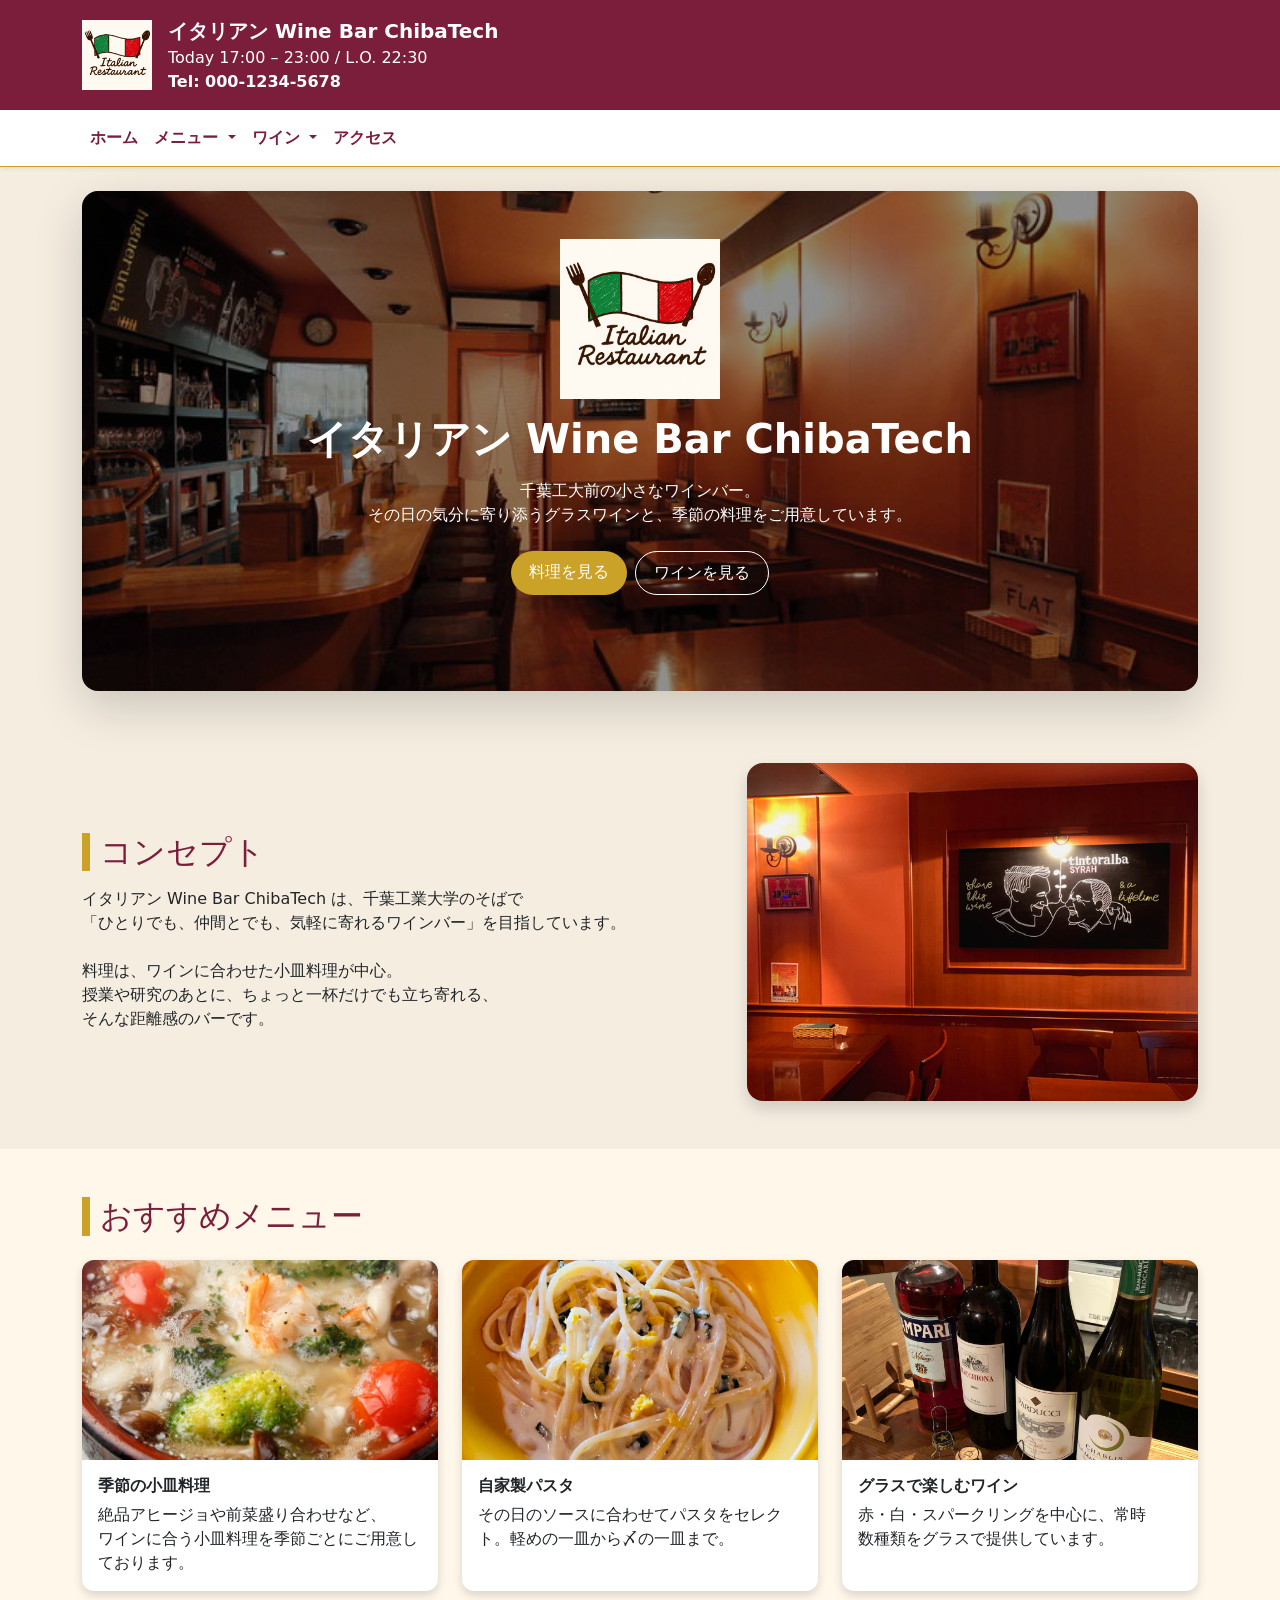
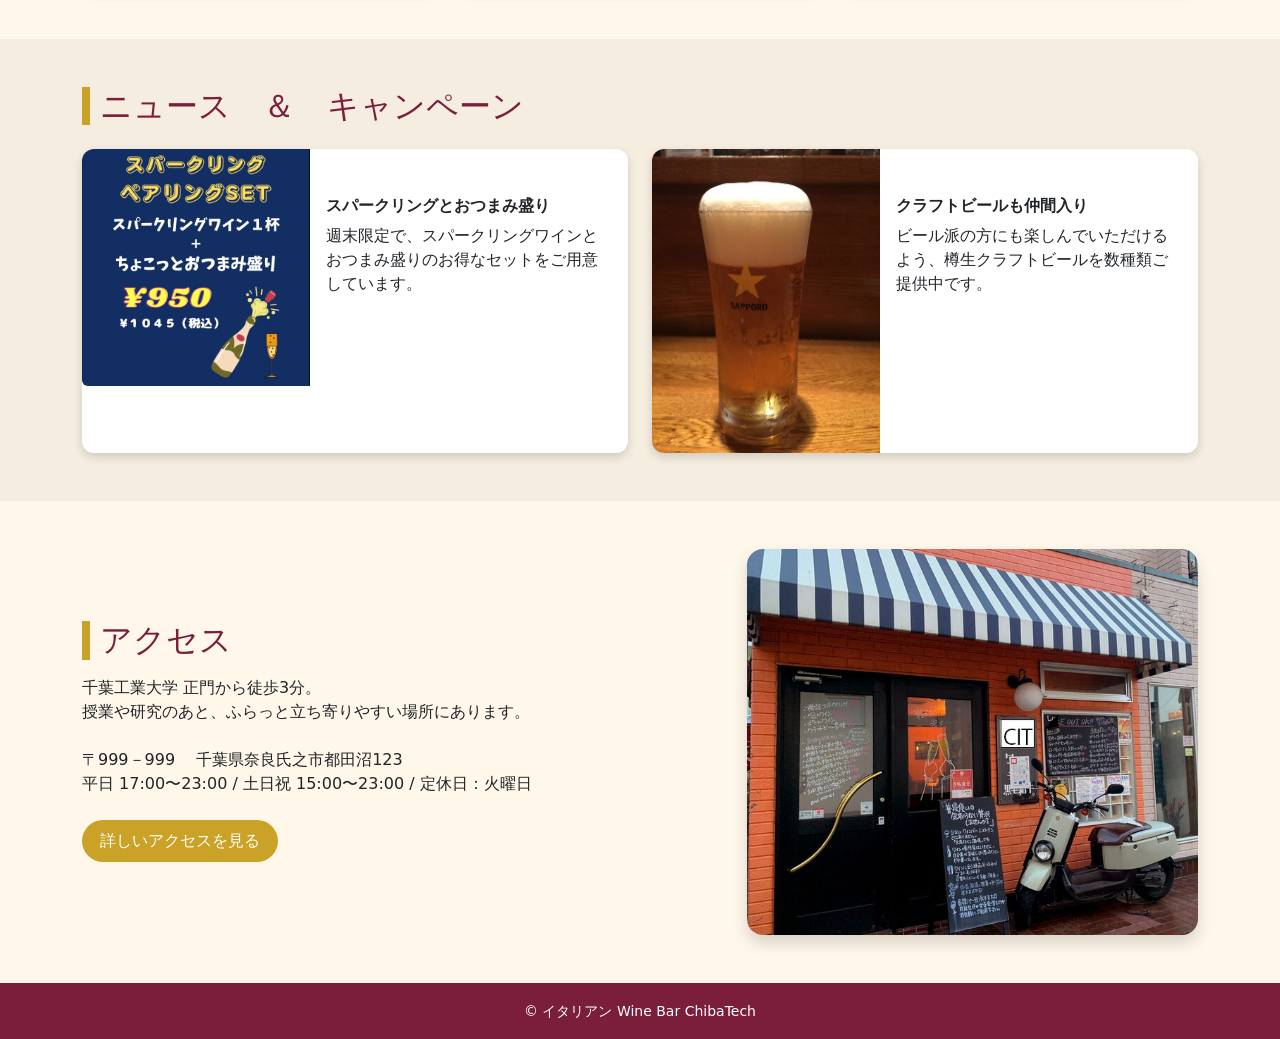
<file: index.html>
<!doctype html>
<html lang="ja">
<head>
  <meta charset="utf-8">
  <meta name="viewport" content="width=device-width, initial-scale=1">
  <title>イタリアン Wine Bar ChibaTech</title>

  <!-- Bootstrap (CSS) -->
  <link href="https://cdn.jsdelivr.net/npm/bootstrap@5.3.3/dist/css/bootstrap.min.css" rel="stylesheet">

  <!-- Your custom CSS (kept minimal) -->
  <link rel="stylesheet" href="assets/style.css">
</head>

<body class="bg-warm">

<!-- ===== Header / Navbar ===== -->
<header class="site-header shadow-sm">
  <div class="container py-3">
    <div class="d-flex align-items-center gap-3">
      <div class="logo-block">
        <img src="images/rogo3.png" alt="Italian Wine Bar ChibaTech ロゴ" height="70">
      </div>
      <div class="header-info text-white">
        <p class="mb-0 fw-bold fs-5">イタリアン Wine Bar ChibaTech</p>
        <p class="mb-0 opacity-90">Today 17:00 – 23:00 / L.O. 22:30</p>
        <p class="mb-0 fw-bold">Tel: 000-1234-5678</p>
      </div>
    </div>
  </div>

  <nav class="navbar navbar-expand-md navbar-light bg-white border-bottom border-gold">
    <div class="container">
      <button class="navbar-toggler" type="button" data-bs-toggle="collapse" data-bs-target="#globalNav"
              aria-controls="globalNav" aria-expanded="false" aria-label="ナビゲーションを切り替え">
        <span class="navbar-toggler-icon"></span>
      </button>

      <div class="collapse navbar-collapse" id="globalNav">
        <ul class="navbar-nav me-auto mb-2 mb-md-0 fw-bold">
          <li class="nav-item">
            <a class="nav-link" href="index.html">ホーム</a>
          </li>

          <li class="nav-item dropdown">
            <a class="nav-link dropdown-toggle" href="menu.html" id="menuDrop" role="button" data-bs-toggle="dropdown" aria-expanded="false">
              メニュー
            </a>
            <ul class="dropdown-menu" aria-labelledby="menuDrop">
              <li><a class="dropdown-item" href="menu.html#antipasto">前菜</a></li>
              <li><a class="dropdown-item" href="menu.html#hotdish">温かい料理</a></li>
              <li><a class="dropdown-item" href="menu.html#pasta">パスタ</a></li>
              <li><a class="dropdown-item" href="menu.html#course">コース</a></li>
            </ul>
          </li>

          <li class="nav-item dropdown">
            <a class="nav-link dropdown-toggle" href="wine.html" id="wineDrop" role="button" data-bs-toggle="dropdown" aria-expanded="false">
              ワイン
            </a>
            <ul class="dropdown-menu" aria-labelledby="wineDrop">
              <li><a class="dropdown-item" href="wine.html#red">Red Wine</a></li>
              <li><a class="dropdown-item" href="wine.html#white">White Wine</a></li>
              <li><a class="dropdown-item" href="wine.html#sparkling">Sparkling</a></li>
            </ul>
          </li>

          <li class="nav-item">
            <a class="nav-link" href="access.html">アクセス</a>
          </li>
        </ul>
      </div>
    </div>
  </nav>
</header>

<main>

  <!-- ===== Hero ===== -->
  <section class="container my-4">
    <div class="hero rounded-4 overflow-hidden shadow-lg position-relative">
      <div class="hero-bg" role="img" aria-label="店内の雰囲気"></div>
      <div class="hero-overlay"></div>

      <div class="hero-content text-center text-white position-relative p-4 p-md-5">
        <img class="hero-top-img mb-3" src="images/rogo3.png" alt="ロゴ" width="160">
        <h1 class="display-6 fw-bold mb-3">イタリアン Wine Bar ChibaTech</h1>
        <p class="mx-auto mb-4" style="max-width: 560px;">
          千葉工大前の小さなワインバー。<br>
          その日の気分に寄り添うグラスワインと、季節の料理をご用意しています。
        </p>

        <div class="d-flex justify-content-center gap-2 flex-wrap">
          <a href="menu.html" class="btn btn-main">料理を見る</a>
          <a href="wine.html" class="btn btn-ghost">ワインを見る</a>
        </div>
      </div>
    </div>
  </section>

  <!-- ===== Concept ===== -->
  <section id="concept" class="py-5">
    <div class="container">
      <div class="row align-items-center g-4">
        <div class="col-md-7">
          <h2 class="section-title mb-3">コンセプト</h2>
          <p class="mb-0">
            イタリアン Wine Bar ChibaTech は、千葉工業大学のそばで<br>
            「ひとりでも、仲間とでも、気軽に寄れるワインバー」を目指しています。<br><br>
            料理は、ワインに合わせた小皿料理が中心。<br>
            授業や研究のあとに、ちょっと一杯だけでも立ち寄れる、<br>
            そんな距離感のバーです。
          </p>
        </div>
        <div class="col-md-5">
          <img class="img-fluid rounded-4 shadow" src="images/内装1.jpg" alt="内装">
        </div>
      </div>
    </div>
  </section>

  <!-- ===== Recommended menu (cards) ===== -->
  <section id="commitment" class="py-5 bg-soft">
    <div class="container">
      <h2 class="section-title mb-4">おすすめメニュー</h2>

      <div class="row g-4">
        <div class="col-lg-4 col-md-6">
          <article class="card card-soft h-100">
            <img src="images/絶品アヒージョ人気メニュ0.jpg" class="card-img-top" alt="アヒージョ">
            <div class="card-body">
              <h3 class="h6 fw-bold">季節の小皿料理</h3>
              <p class="mb-0">
                絶品アヒージョや前菜盛り合わせなど、<br>
                ワインに合う小皿料理を季節ごとにご用意しております。
              </p>
            </div>
          </article>
        </div>

        <div class="col-lg-4 col-md-6">
          <article class="card card-soft h-100">
            <img src="images/こだわり1絶品パスタ.jpg" class="card-img-top" alt="パスタ">
            <div class="card-body">
              <h3 class="h6 fw-bold">自家製パスタ</h3>
              <p class="mb-0">その日のソースに合わせてパスタをセレクト。軽めの一皿から〆の一皿まで。</p>
            </div>
          </article>
        </div>

        <div class="col-lg-4 col-md-6">
          <article class="card card-soft h-100">
            <img src="images/こだわり2または4.jpg" class="card-img-top" alt="ワインボトル">
            <div class="card-body">
              <h3 class="h6 fw-bold">グラスで楽しむワイン</h3>
              <p class="mb-0">
                赤・白・スパークリングを中心に、常時<br>
                数種類をグラスで提供しています。
              </p>
            </div>
          </article>
        </div>
      </div>
    </div>
  </section>

  <!-- ===== News & Campaign ===== -->
  <section id="news" class="py-5">
    <div class="container">
      <h2 class="section-title mb-4">ニュース　＆　キャンペーン</h2>

      <div class="row g-4">
        <div class="col-lg-6">
          <article class="card card-soft h-100">
            <div class="row g-0">
              <div class="col-5">
                <img src="images/こだわり2キャンペーン.jpg" class="img-fit h-100 w-100 rounded-start" alt="ペアリングSET">
              </div>
              <div class="col-7">
                <div class="card-body">
                  <span class="badge bg-brand mb-2">キャンペーン</span>
                  <h3 class="h6 fw-bold">スパークリングとおつまみ盛り</h3>
                  <p class="mb-0">
                    週末限定で、スパークリングワインと<br>
                    おつまみ盛りのお得なセットをご用意しています。
                  </p>
                </div>
              </div>
            </div>
          </article>
        </div>

        <div class="col-lg-6">
          <article class="card card-soft h-100">
            <div class="row g-0">
              <div class="col-5">
                <img src="images/クラフトビール.jpg" class="img-fit h-100 w-100 rounded-start" alt="クラフトビール">
              </div>
              <div class="col-7">
                <div class="card-body">
                  <span class="badge bg-brand mb-2">ニュース</span>
                  <h3 class="h6 fw-bold">クラフトビールも仲間入り</h3>
                  <p class="mb-0">ビール派の方にも楽しんでいただけるよう、樽生クラフトビールを数種類ご提供中です。</p>
                </div>
              </div>
            </div>
          </article>
        </div>
      </div>
    </div>
  </section>

  <!-- ===== Access digest ===== -->
  <section class="py-5 bg-soft">
    <div class="container">
      <div class="row align-items-center g-4">
        <div class="col-md-7">
          <h2 class="section-title mb-3">アクセス</h2>
          <p class="mb-4">
            千葉工業大学 正門から徒歩3分。<br>
            授業や研究のあと、ふらっと立ち寄りやすい場所にあります。<br><br>
            〒999－999　 千葉県奈良氏之市都田沼123<br>
            平日 17:00〜23:00 / 土日祝 15:00〜23:00 / 定休日：火曜日
          </p>
          <a href="access.html" class="btn btn-main">詳しいアクセスを見る</a>
        </div>
        <div class="col-md-5">
          <img class="img-fluid rounded-4 shadow" src="images/外観.jpg" alt="外観">
        </div>
      </div>
    </div>
  </section>

</main>

<footer class="site-footer py-3">
  <div class="container text-center text-white">
    <small>© イタリアン Wine Bar ChibaTech</small>
  </div>
</footer>

<!-- Bootstrap (JS) ※ dropdown を動かすため必須 -->
<script src="https://cdn.jsdelivr.net/npm/bootstrap@5.3.3/dist/js/bootstrap.bundle.min.js"></script>
</body>
</html>
</file>
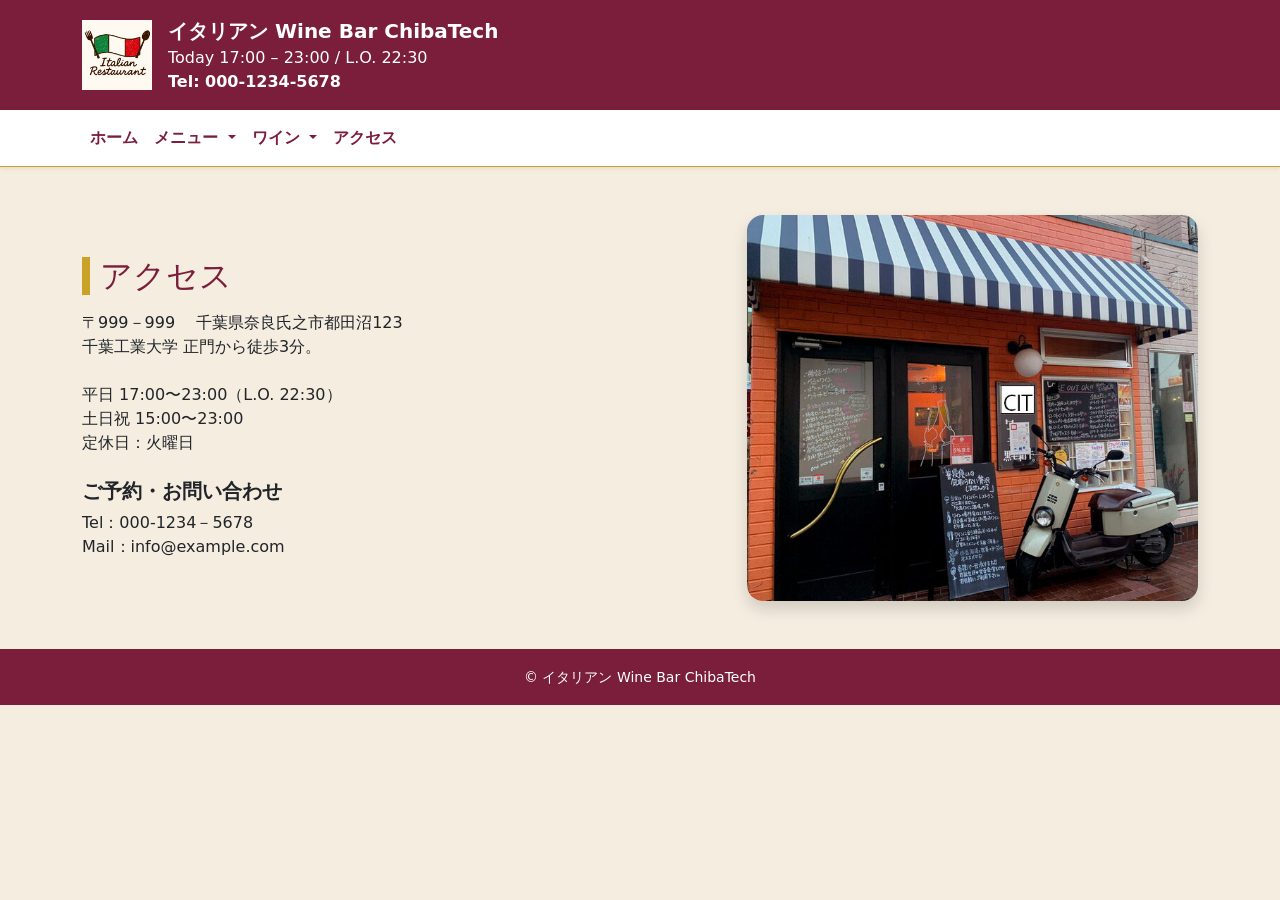
<file: access.html>
<!doctype html>
<html lang="ja">
<head>
  <meta charset="utf-8">
  <meta name="viewport" content="width=device-width, initial-scale=1">
  <title>Access｜イタリアン Wine Bar ChibaTech</title>

  <!-- Bootstrap (CSS) -->
  <link href="https://cdn.jsdelivr.net/npm/bootstrap@5.3.3/dist/css/bootstrap.min.css" rel="stylesheet">

  <!-- Your custom CSS (kept minimal) -->
  <link rel="stylesheet" href="assets/style.css">
</head>

<body class="bg-warm">

<header class="site-header shadow-sm">
  <div class="container py-3">
    <div class="d-flex align-items-center gap-3">
      <div class="logo-block">
        <img src="images/rogo3.png" alt="イタリアン Wine Bar ChibaTech ロゴ" height="70">
      </div>
      <div class="header-info text-white">
        <p class="mb-0 fw-bold fs-5">イタリアン Wine Bar ChibaTech</p>
        <p class="mb-0 opacity-90">Today 17:00 – 23:00 / L.O. 22:30</p>
        <p class="mb-0 fw-bold">Tel: 000-1234-5678</p>
      </div>
    </div>
  </div>

  <nav class="navbar navbar-expand-md navbar-light bg-white border-bottom border-gold">
    <div class="container">
      <button class="navbar-toggler" type="button" data-bs-toggle="collapse" data-bs-target="#globalNav"
              aria-controls="globalNav" aria-expanded="false" aria-label="ナビゲーションを切り替え">
        <span class="navbar-toggler-icon"></span>
      </button>

      <div class="collapse navbar-collapse" id="globalNav">
        <ul class="navbar-nav me-auto mb-2 mb-md-0 fw-bold">
          <li class="nav-item"><a class="nav-link" href="index.html">ホーム</a></li>

          <li class="nav-item dropdown">
            <a class="nav-link dropdown-toggle" href="menu.html" id="menuDrop" role="button" data-bs-toggle="dropdown" aria-expanded="false">
              メニュー
            </a>
            <ul class="dropdown-menu" aria-labelledby="menuDrop">
              <li><a class="dropdown-item" href="menu.html#antipasto">前菜</a></li>
              <li><a class="dropdown-item" href="menu.html#hotdish">温かい料理</a></li>
              <li><a class="dropdown-item" href="menu.html#pasta">パスタ</a></li>
              <li><a class="dropdown-item" href="menu.html#course">コース</a></li>
            </ul>
          </li>

          <li class="nav-item dropdown">
            <a class="nav-link dropdown-toggle" href="wine.html" id="wineDrop" role="button" data-bs-toggle="dropdown" aria-expanded="false">
              ワイン
            </a>
            <ul class="dropdown-menu" aria-labelledby="wineDrop">
              <li><a class="dropdown-item" href="wine.html#red">Red Wine</a></li>
              <li><a class="dropdown-item" href="wine.html#white">White Wine</a></li>
              <li><a class="dropdown-item" href="wine.html#sparkling">Sparkling</a></li>
            </ul>
          </li>

          <li class="nav-item"><a class="nav-link active" href="access.html">アクセス</a></li>
        </ul>
      </div>
    </div>
  </nav>
</header>

<main class="py-5">
  <section class="container">
    <div class="row align-items-center g-4">
      <div class="col-md-7">
        <h2 class="section-title mb-3">アクセス</h2>
        <p class="mb-4">
          〒999－999　 千葉県奈良氏之市都田沼123<br>
          千葉工業大学 正門から徒歩3分。<br><br>
          平日 17:00〜23:00（L.O. 22:30）<br>
          土日祝 15:00〜23:00<br>
          定休日：火曜日
        </p>

        <h3 class="h5 fw-bold mb-2">ご予約・お問い合わせ</h3>
        <p class="mb-0">
          Tel：000-1234－5678<br>
          Mail：info@example.com
        </p>
      </div>

      <div class="col-md-5">
        <img class="img-fluid rounded-4 shadow" src="images/外観.jpg" alt="外観">
      </div>
    </div>
  </section>
</main>

<footer class="site-footer py-3">
  <div class="container text-center text-white">
    <small>© イタリアン Wine Bar ChibaTech</small>
  </div>
</footer>

<script src="https://cdn.jsdelivr.net/npm/bootstrap@5.3.3/dist/js/bootstrap.bundle.min.js"></script>
</body>
</html>
</file>
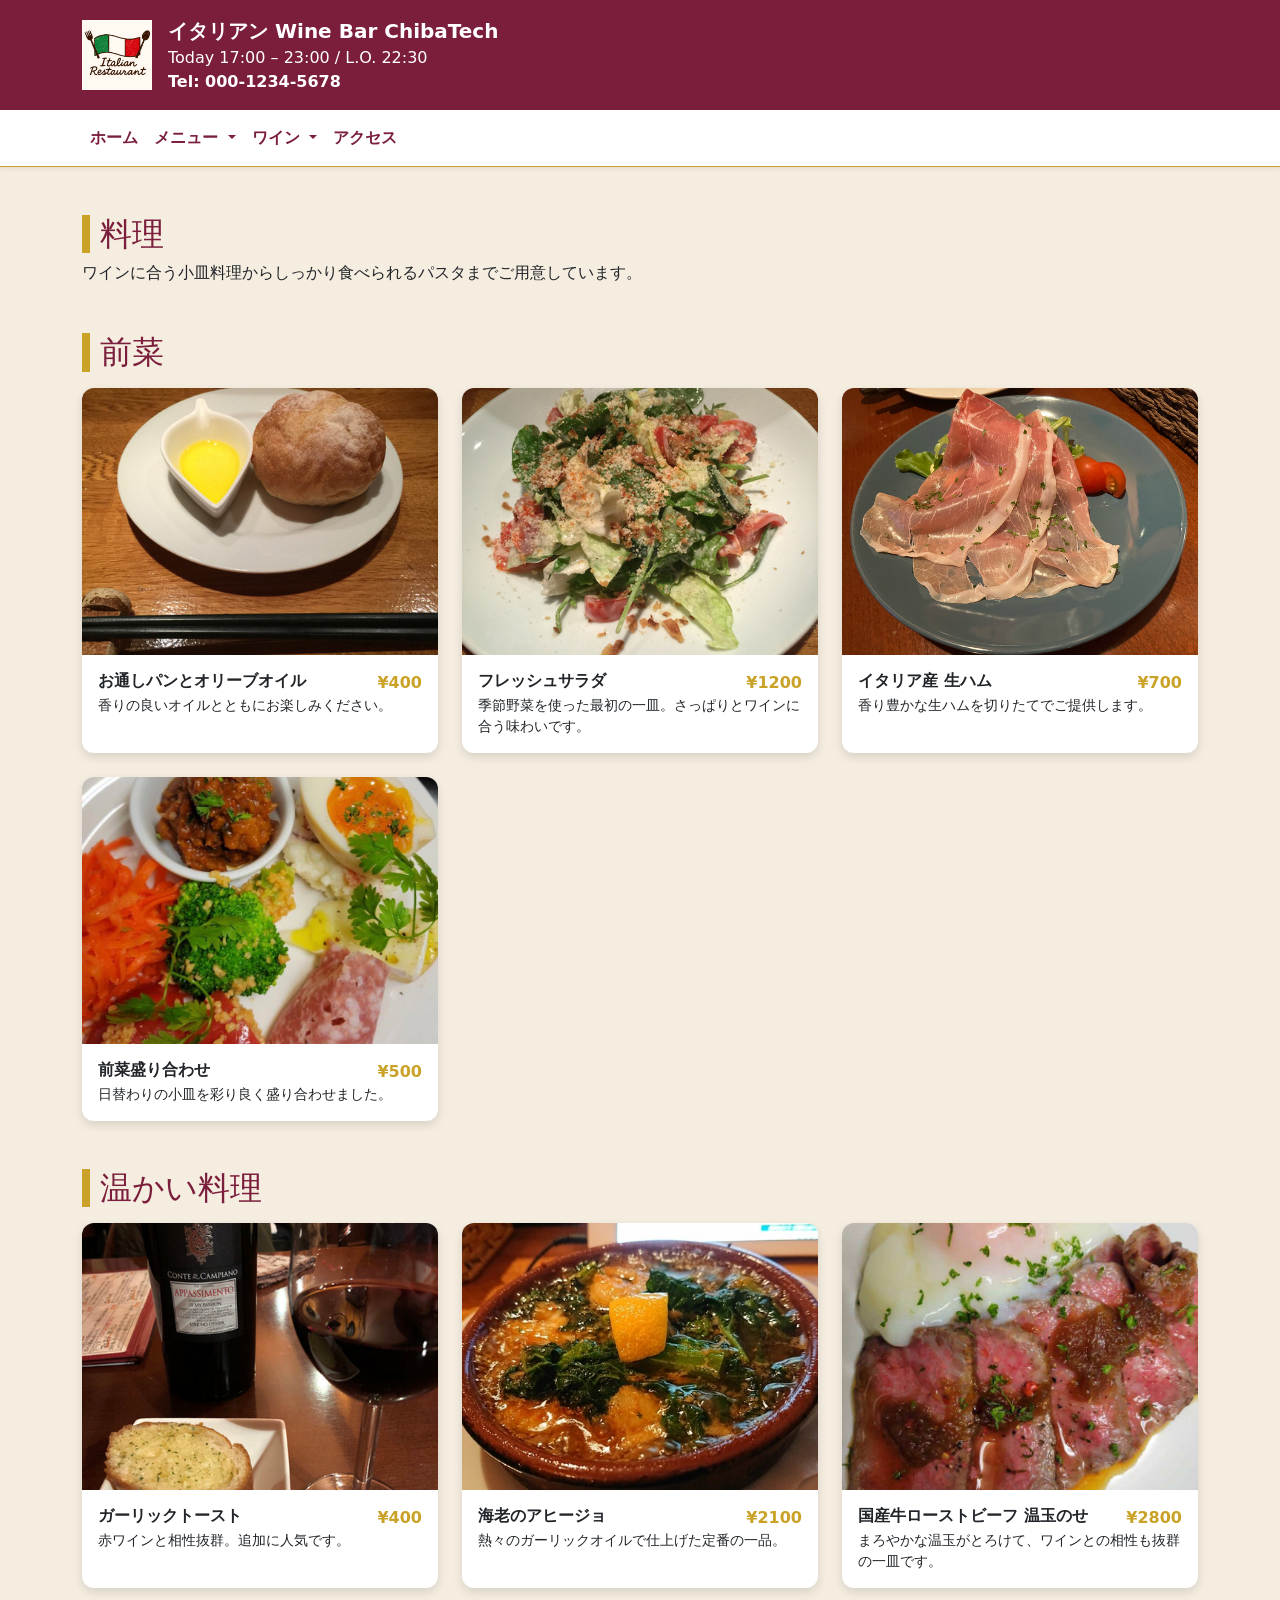
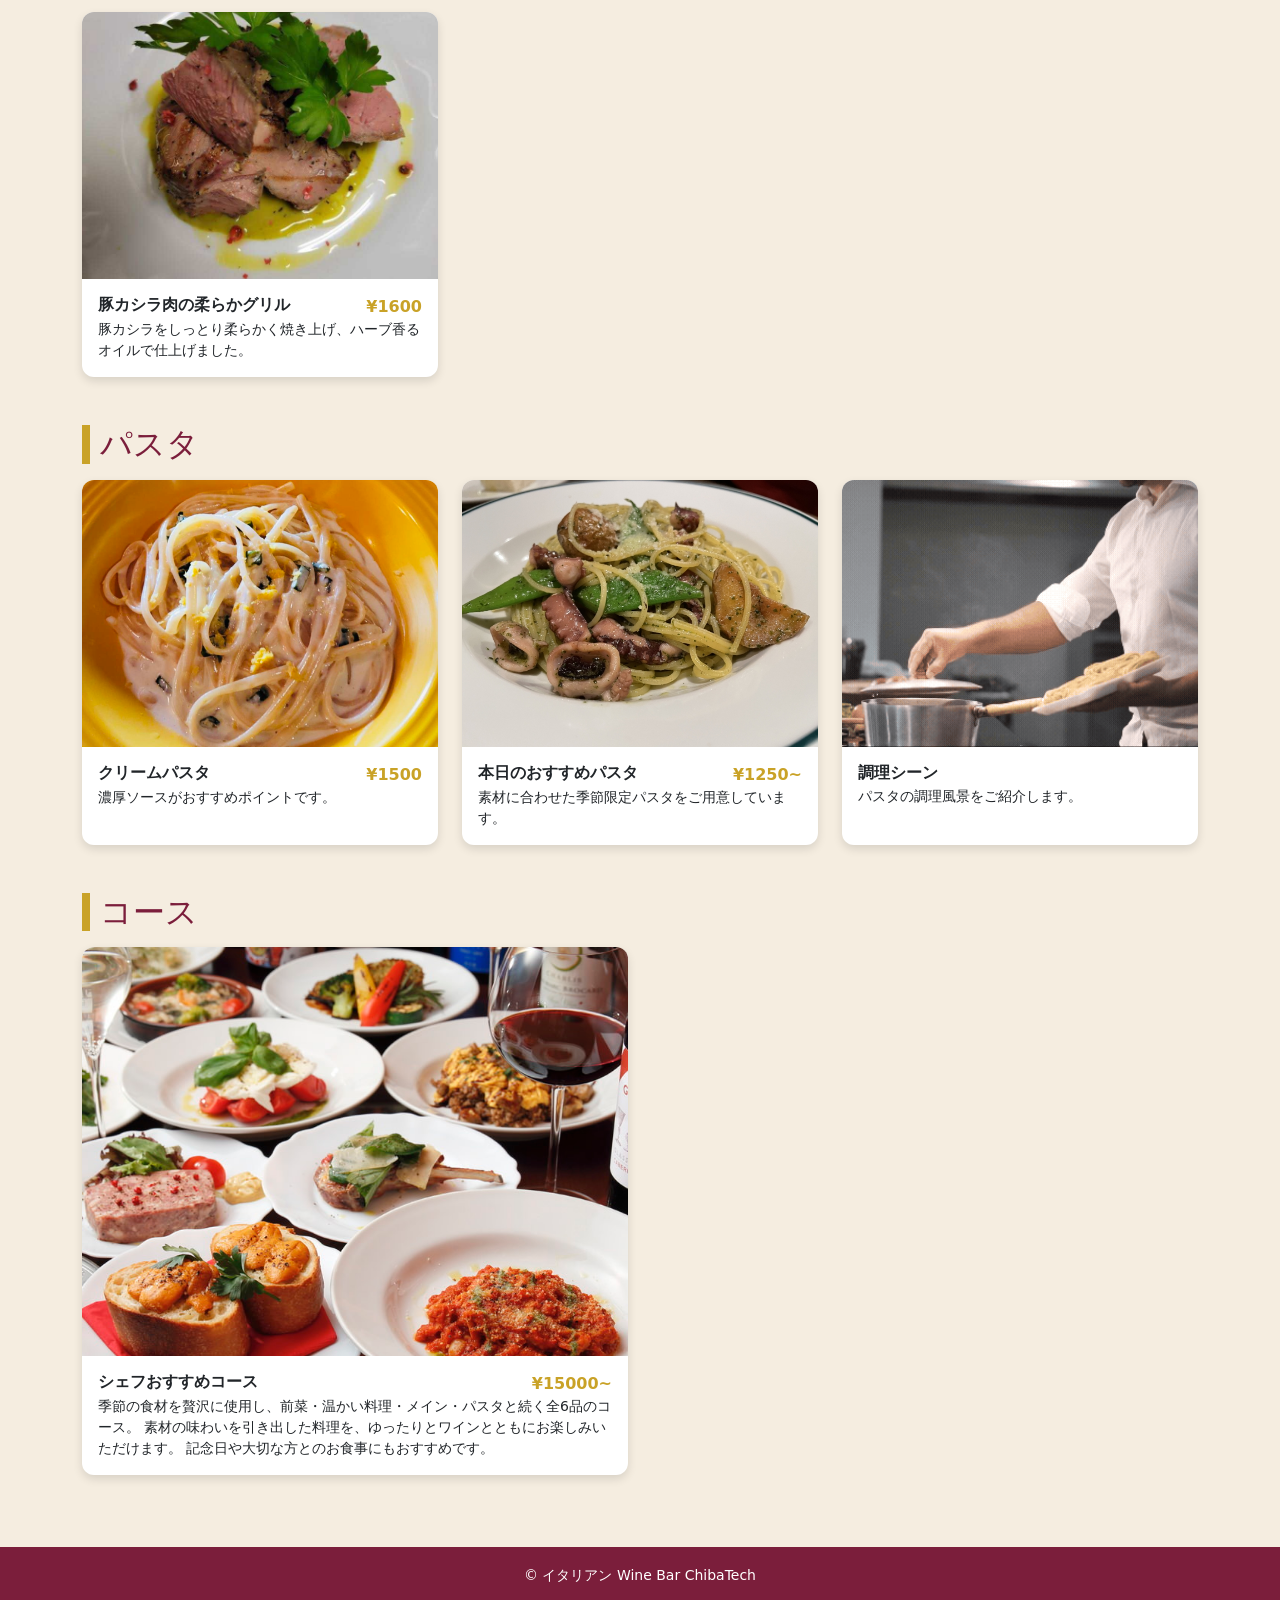
<file: menu.html>
<!doctype html>
<html lang="ja">
<head>
  <meta charset="utf-8">
  <meta name="viewport" content="width=device-width, initial-scale=1">
  <title>Menu｜イタリアン Wine Bar ChibaTech</title>

  <!-- Bootstrap (CSS) -->
  <link href="https://cdn.jsdelivr.net/npm/bootstrap@5.3.3/dist/css/bootstrap.min.css" rel="stylesheet">

  <!-- Your custom CSS (kept minimal) -->
  <link rel="stylesheet" href="assets/style.css">
</head>

<body class="bg-warm">

<header class="site-header shadow-sm">
  <div class="container py-3">
    <div class="d-flex align-items-center gap-3">
      <div class="logo-block">
        <img src="images/rogo3.png" alt="イタリアン Wine Bar ChibaTech ロゴ" height="70">
      </div>
      <div class="header-info text-white">
        <p class="mb-0 fw-bold fs-5">イタリアン Wine Bar ChibaTech</p>
        <p class="mb-0 opacity-90">Today 17:00 – 23:00 / L.O. 22:30</p>
        <p class="mb-0 fw-bold">Tel: 000-1234-5678</p>
      </div>
    </div>
  </div>

  <nav class="navbar navbar-expand-md navbar-light bg-white border-bottom border-gold">
    <div class="container">
      <button class="navbar-toggler" type="button" data-bs-toggle="collapse" data-bs-target="#globalNav"
              aria-controls="globalNav" aria-expanded="false" aria-label="ナビゲーションを切り替え">
        <span class="navbar-toggler-icon"></span>
      </button>

      <div class="collapse navbar-collapse" id="globalNav">
        <ul class="navbar-nav me-auto mb-2 mb-md-0 fw-bold">
          <li class="nav-item"><a class="nav-link" href="index.html">ホーム</a></li>

          <li class="nav-item dropdown">
            <a class="nav-link dropdown-toggle active" href="menu.html" id="menuDrop" role="button" data-bs-toggle="dropdown" aria-expanded="false">
              メニュー
            </a>
            <ul class="dropdown-menu" aria-labelledby="menuDrop">
              <li><a class="dropdown-item" href="#antipasto">前菜</a></li>
              <li><a class="dropdown-item" href="#hotdish">温かい料理</a></li>
              <li><a class="dropdown-item" href="#pasta">パスタ</a></li>
              <li><a class="dropdown-item" href="#course">コース</a></li>
            </ul>
          </li>

          <li class="nav-item dropdown">
            <a class="nav-link dropdown-toggle" href="wine.html" id="wineDrop" role="button" data-bs-toggle="dropdown" aria-expanded="false">
              ワイン
            </a>
            <ul class="dropdown-menu" aria-labelledby="wineDrop">
              <li><a class="dropdown-item" href="wine.html#red">Red Wine</a></li>
              <li><a class="dropdown-item" href="wine.html#white">White Wine</a></li>
              <li><a class="dropdown-item" href="wine.html#sparkling">Sparkling</a></li>
            </ul>
          </li>

          <li class="nav-item"><a class="nav-link" href="access.html">アクセス</a></li>
        </ul>
      </div>
    </div>
  </nav>
</header>

<main class="py-5">
  <section class="container mb-4">
    <h2 class="section-title mb-2">料理</h2>
    <p class="mb-0">ワインに合う小皿料理からしっかり食べられるパスタまでご用意しています。</p>
  </section>

  <!-- Antipasto -->
  <section class="container py-4">
    <h2 id="antipasto" class="section-title mb-3">前菜</h2>

    <div class="row g-4">
      <div class="col-lg-4 col-md-6">
        <div class="menu-card h-100">
          <img src="images/お通しのパンとオリーブオイル.jpg" alt="お通し" class="menu-img">
          <div class="p-3">
            <div class="d-flex justify-content-between align-items-start gap-2">
              <h4 class="h6 fw-bold mb-1">お通しパンとオリーブオイル</h4>
              <span class="price fw-bold">¥400</span>
            </div>
            <p class="mb-0 small">香りの良いオイルとともにお楽しみください。</p>
          </div>
        </div>
      </div>

      <div class="col-lg-4 col-md-6">
        <div class="menu-card h-100">
          <img src="images/フレッシュなサラダ.jpg" alt="サラダ" class="menu-img">
          <div class="p-3">
            <div class="d-flex justify-content-between align-items-start gap-2">
              <h4 class="h6 fw-bold mb-1">フレッシュサラダ</h4>
              <span class="price fw-bold">¥1200</span>
            </div>
            <p class="mb-0 small">季節野菜を使った最初の一皿。さっぱりとワインに合う味わいです。</p>
          </div>
        </div>
      </div>

      <div class="col-lg-4 col-md-6">
        <div class="menu-card h-100">
          <img src="images/生ハム.jpg" alt="生ハム" class="menu-img">
          <div class="p-3">
            <div class="d-flex justify-content-between align-items-start gap-2">
              <h4 class="h6 fw-bold mb-1">イタリア産 生ハム</h4>
              <span class="price fw-bold">¥700</span>
            </div>
            <p class="mb-0 small">香り豊かな生ハムを切りたてでご提供します。</p>
          </div>
        </div>
      </div>

      <div class="col-lg-4 col-md-6">
        <div class="menu-card h-100">
          <img src="images/こだわり1.jpg" alt="前菜盛り合わせ" class="menu-img">
          <div class="p-3">
            <div class="d-flex justify-content-between align-items-start gap-2">
              <h4 class="h6 fw-bold mb-1">前菜盛り合わせ</h4>
              <span class="price fw-bold">¥500</span>
            </div>
            <p class="mb-0 small">日替わりの小皿を彩り良く盛り合わせました。</p>
          </div>
        </div>
      </div>
    </div>
  </section>

  <!-- Hot Dish -->
  <section class="container py-4">
    <h2 id="hotdish" class="section-title mb-3">温かい料理</h2>

    <div class="row g-4">
      <div class="col-lg-4 col-md-6">
        <div class="menu-card h-100">
          <img src="images/ガーリックトーストとワイン.jpg" alt="ガーリックトースト" class="menu-img">
          <div class="p-3">
            <div class="d-flex justify-content-between align-items-start gap-2">
              <h4 class="h6 fw-bold mb-1">ガーリックトースト</h4>
              <span class="price fw-bold">¥400</span>
            </div>
            <p class="mb-0 small">赤ワインと相性抜群。追加に人気です。</p>
          </div>
        </div>
      </div>

      <div class="col-lg-4 col-md-6">
        <div class="menu-card h-100">
          <img src="images/アヒージョ.jpg" alt="アヒージョ" class="menu-img">
          <div class="p-3">
            <div class="d-flex justify-content-between align-items-start gap-2">
              <h4 class="h6 fw-bold mb-1">海老のアヒージョ</h4>
              <span class="price fw-bold">¥2100</span>
            </div>
            <p class="mb-0 small">熱々のガーリックオイルで仕上げた定番の一品。</p>
          </div>
        </div>
      </div>

      <div class="col-lg-4 col-md-6">
        <div class="menu-card h-100">
          <img src="images/国産牛ローストビーフオニオンソース.jpg" alt="ローストビーフ" class="menu-img">
          <div class="p-3">
            <div class="d-flex justify-content-between align-items-start gap-2">
              <h4 class="h6 fw-bold mb-1">国産牛ローストビーフ 温玉のせ</h4>
              <span class="price fw-bold">¥2800</span>
            </div>
            <p class="mb-0 small">まろやかな温玉がとろけて、ワインとの相性も抜群の一皿です。</p>
          </div>
        </div>
      </div>

      <div class="col-lg-4 col-md-6">
        <div class="menu-card h-100">
          <img src="images/豚カシラ肉の柔らかグリル.jpg" alt="豚カシラ肉" class="menu-img">
          <div class="p-3">
            <div class="d-flex justify-content-between align-items-start gap-2">
              <h4 class="h6 fw-bold mb-1">豚カシラ肉の柔らかグリル</h4>
              <span class="price fw-bold">¥1600</span>
            </div>
            <p class="mb-0 small">豚カシラをしっとり柔らかく焼き上げ、ハーブ香るオイルで仕上げました。</p>
          </div>
        </div>
      </div>
    </div>
  </section>

  <!-- Pasta -->
  <section class="container py-4">
    <h2 id="pasta" class="section-title mb-3">パスタ</h2>

    <div class="row g-4">
      <div class="col-lg-4 col-md-6">
        <div class="menu-card h-100">
          <img src="images/こだわり1絶品パスタ.jpg" alt="パスタ" class="menu-img">
          <div class="p-3">
            <div class="d-flex justify-content-between align-items-start gap-2">
              <h4 class="h6 fw-bold mb-1">クリームパスタ</h4>
              <span class="price fw-bold">¥1500</span>
            </div>
            <p class="mb-0 small">濃厚ソースがおすすめポイントです。</p>
          </div>
        </div>
      </div>

      <div class="col-lg-4 col-md-6">
        <div class="menu-card h-100">
          <img src="images/33730381_s.jpg" alt="パスタ2" class="menu-img">
          <div class="p-3">
            <div class="d-flex justify-content-between align-items-start gap-2">
              <h4 class="h6 fw-bold mb-1">本日のおすすめパスタ</h4>
              <span class="price fw-bold">¥1250~</span>
            </div>
            <p class="mb-0 small">素材に合わせた季節限定パスタをご用意しています。</p>
          </div>
        </div>
      </div>

      <div class="col-lg-4 col-md-6">
        <div class="menu-card h-100">
          <!-- ファイル名が日本語のままならこのまま。もし pasta.gif に変えたなら src を差し替え -->
          <img src="images/パスタ.gif" alt="パスタの調理GIF" class="menu-img">
          <div class="p-3">
            <div class="d-flex justify-content-between align-items-start gap-2">
              <h4 class="h6 fw-bold mb-1">調理シーン</h4>
              <span class="price fw-bold"></span>
            </div>
            <p class="mb-0 small">パスタの調理風景をご紹介します。</p>
          </div>
        </div>
      </div>

    </div>
  </section>

  <!-- Course -->
  <section class="container py-4">
    <h2 id="course" class="section-title mb-3">コース</h2>

    <div class="row g-4">
      <div class="col-lg-6">
        <div class="menu-card h-100">
          <img src="images/こだわり3コース料理.jpg" alt="コース" class="menu-img">
          <div class="p-3">
            <div class="d-flex justify-content-between align-items-start gap-2">
              <h4 class="h6 fw-bold mb-1">シェフおすすめコース</h4>
              <span class="price fw-bold">¥15000~</span>
            </div>
            <p class="mb-0 small">
              季節の食材を贅沢に使用し、前菜・温かい料理・メイン・パスタと続く全6品のコース。
              素材の味わいを引き出した料理を、ゆったりとワインとともにお楽しみいただけます。
              記念日や大切な方とのお食事にもおすすめです。
            </p>
          </div>
        </div>
      </div>
    </div>
  </section>
</main>

<footer class="site-footer py-3">
  <div class="container text-center text-white">
    <small>© イタリアン Wine Bar ChibaTech</small>
  </div>
</footer>

<script src="https://cdn.jsdelivr.net/npm/bootstrap@5.3.3/dist/js/bootstrap.bundle.min.js"></script>
</body>
</html>
</file>
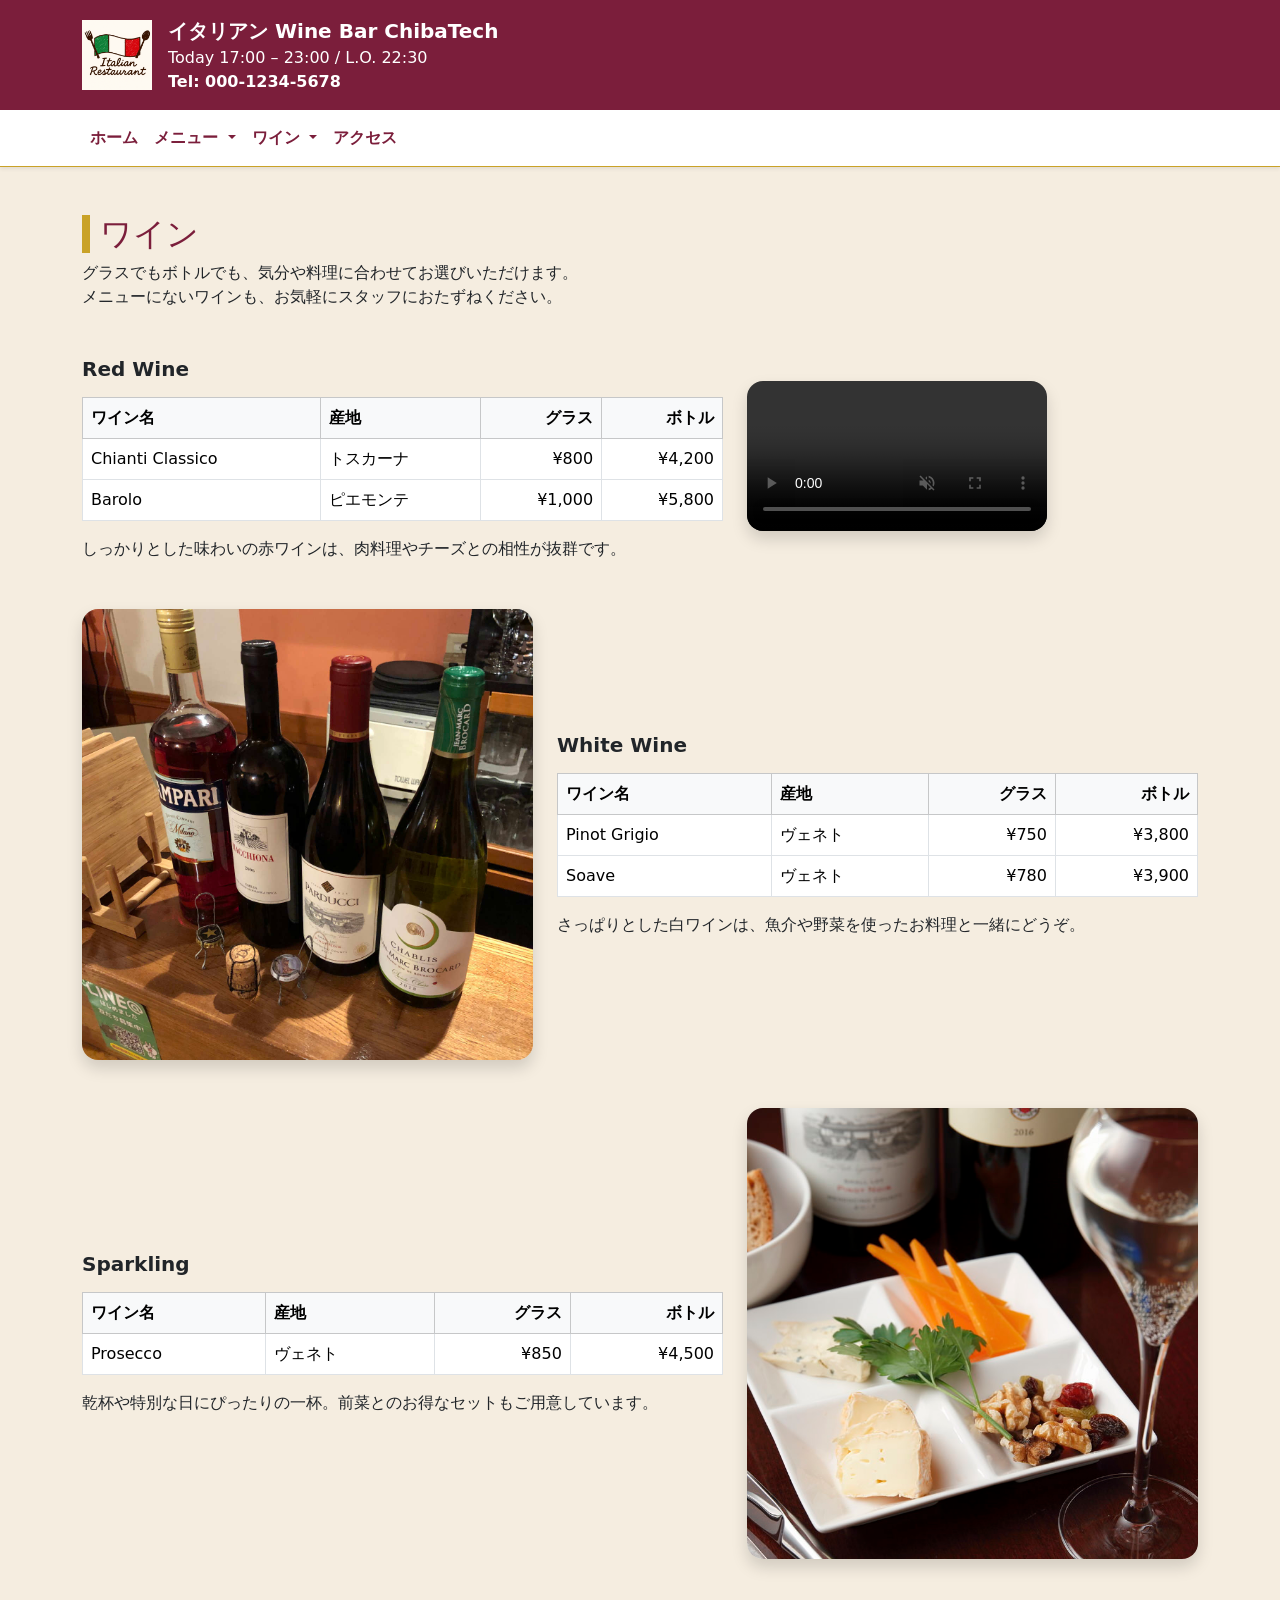
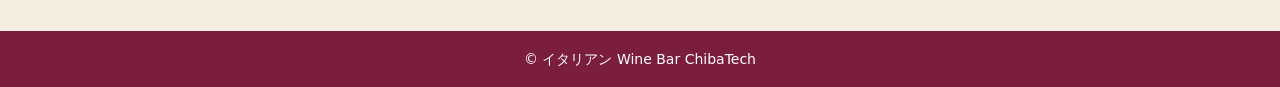
<file: wine.html>
<!doctype html>
<html lang="ja">
<head>
  <meta charset="utf-8">
  <meta name="viewport" content="width=device-width, initial-scale=1">
  <title>Wine List｜イタリアン Wine Bar ChibaTech</title>

  <!-- Bootstrap (CSS) -->
  <link href="https://cdn.jsdelivr.net/npm/bootstrap@5.3.3/dist/css/bootstrap.min.css" rel="stylesheet">

  <!-- Custom CSS -->
  <link rel="stylesheet" href="assets/style.css">
</head>

<body class="bg-warm">

<!-- ===== Header ===== -->
<header class="site-header shadow-sm">
  <div class="container py-3">
    <div class="d-flex align-items-center gap-3">
      <div class="logo-block">
        <img src="images/rogo3.png" alt="イタリアン Wine Bar ChibaTech ロゴ" height="70">
      </div>
      <div class="header-info text-white">
        <p class="mb-0 fw-bold fs-5">イタリアン Wine Bar ChibaTech</p>
        <p class="mb-0 opacity-90">Today 17:00 – 23:00 / L.O. 22:30</p>
        <p class="mb-0 fw-bold">Tel: 000-1234-5678</p>
      </div>
    </div>
  </div>

  <!-- Navigation -->
  <nav class="navbar navbar-expand-md navbar-light bg-white border-bottom border-gold">
    <div class="container">
      <button class="navbar-toggler" type="button" data-bs-toggle="collapse"
              data-bs-target="#globalNav" aria-controls="globalNav"
              aria-expanded="false" aria-label="ナビゲーションを切り替え">
        <span class="navbar-toggler-icon"></span>
      </button>

      <div class="collapse navbar-collapse" id="globalNav">
        <ul class="navbar-nav me-auto mb-2 mb-md-0 fw-bold">
          <li class="nav-item"><a class="nav-link" href="index.html">ホーム</a></li>

          <li class="nav-item dropdown">
            <a class="nav-link dropdown-toggle" href="menu.html" id="menuDrop"
               role="button" data-bs-toggle="dropdown" aria-expanded="false">
              メニュー
            </a>
            <ul class="dropdown-menu">
              <li><a class="dropdown-item" href="menu.html#antipasto">前菜</a></li>
              <li><a class="dropdown-item" href="menu.html#hotdish">温かい料理</a></li>
              <li><a class="dropdown-item" href="menu.html#pasta">パスタ</a></li>
              <li><a class="dropdown-item" href="menu.html#course">コース</a></li>
            </ul>
          </li>

          <li class="nav-item dropdown">
            <a class="nav-link dropdown-toggle active" href="wine.html" id="wineDrop"
               role="button" data-bs-toggle="dropdown" aria-expanded="false">
              ワイン
            </a>
            <ul class="dropdown-menu">
              <li><a class="dropdown-item" href="#red">Red Wine</a></li>
              <li><a class="dropdown-item" href="#white">White Wine</a></li>
              <li><a class="dropdown-item" href="#sparkling">Sparkling</a></li>
            </ul>
          </li>

          <li class="nav-item"><a class="nav-link" href="access.html">アクセス</a></li>
        </ul>
      </div>
    </div>
  </nav>
</header>

<!-- ===== Main ===== -->
<main class="py-5">

  <!-- Page Title -->
  <section class="container mb-4">
    <h2 class="section-title mb-2">ワイン</h2>
    <p class="mb-0">
      グラスでもボトルでも、気分や料理に合わせてお選びいただけます。<br>
      メニューにないワインも、お気軽にスタッフにおたずねください。
    </p>
  </section>

  <!-- ===== Red Wine ===== -->
  <section id="red" class="container py-4">
    <div class="row align-items-center g-4">

      <!-- 左：説明＋表 -->
      <div class="col-md-7">
        <h3 class="h5 fw-bold mb-3">Red Wine</h3>

        <div class="table-responsive">
          <table class="table table-bordered align-middle bg-white">
            <thead class="table-light">
              <tr>
                <th>ワイン名</th>
                <th>産地</th>
                <th class="text-end">グラス</th>
                <th class="text-end">ボトル</th>
              </tr>
            </thead>
            <tbody>
              <tr>
                <td>Chianti Classico</td>
                <td>トスカーナ</td>
                <td class="text-end">¥800</td>
                <td class="text-end">¥4,200</td>
              </tr>
              <tr>
                <td>Barolo</td>
                <td>ピエモンテ</td>
                <td class="text-end">¥1,000</td>
                <td class="text-end">¥5,800</td>
              </tr>
            </tbody>
          </table>
        </div>

        <p class="mb-0">
          しっかりとした味わいの赤ワインは、肉料理やチーズとの相性が抜群です。
        </p>
      </div>

      <!-- 右：動画 -->
      <div class="col-md-5">
        <video
          src="images/ワイン.mp4"
          class="img-fluid rounded-4 shadow"
          controls
          muted
          playsinline>
          お使いのブラウザは動画タグに対応していません。
        </video>
      </div>

    </div>
  </section>

  <!-- ===== White Wine ===== -->
  <section id="white" class="container py-4">
    <div class="row align-items-center g-4">

      <div class="col-md-5 order-md-1 order-2">
        <img src="images/こだわり2または4.jpg"
             alt="白ワイン"
             class="img-fluid rounded-4 shadow">
      </div>

      <div class="col-md-7 order-md-2 order-1">
        <h3 class="h5 fw-bold mb-3">White Wine</h3>

        <div class="table-responsive">
          <table class="table table-bordered align-middle bg-white">
            <thead class="table-light">
              <tr>
                <th>ワイン名</th>
                <th>産地</th>
                <th class="text-end">グラス</th>
                <th class="text-end">ボトル</th>
              </tr>
            </thead>
            <tbody>
              <tr>
                <td>Pinot Grigio</td>
                <td>ヴェネト</td>
                <td class="text-end">¥750</td>
                <td class="text-end">¥3,800</td>
              </tr>
              <tr>
                <td>Soave</td>
                <td>ヴェネト</td>
                <td class="text-end">¥780</td>
                <td class="text-end">¥3,900</td>
              </tr>
            </tbody>
          </table>
        </div>

        <p class="mb-0">
          さっぱりとした白ワインは、魚介や野菜を使ったお料理と一緒にどうぞ。
        </p>
      </div>

    </div>
  </section>

  <!-- ===== Sparkling ===== -->
  <section id="sparkling" class="container py-4">
    <div class="row align-items-center g-4">

      <div class="col-md-7">
        <h3 class="h5 fw-bold mb-3">Sparkling</h3>

        <div class="table-responsive">
          <table class="table table-bordered align-middle bg-white">
            <thead class="table-light">
              <tr>
                <th>ワイン名</th>
                <th>産地</th>
                <th class="text-end">グラス</th>
                <th class="text-end">ボトル</th>
              </tr>
            </thead>
            <tbody>
              <tr>
                <td>Prosecco</td>
                <td>ヴェネト</td>
                <td class="text-end">¥850</td>
                <td class="text-end">¥4,500</td>
              </tr>
            </tbody>
          </table>
        </div>

        <p class="mb-0">
          乾杯や特別な日にぴったりの一杯。前菜とのお得なセットもご用意しています。
        </p>
      </div>

      <div class="col-md-5">
        <img src="images/こだわり5 (2).jpg"
             alt="スパークリングワイン"
             class="img-fluid rounded-4 shadow">
      </div>

    </div>
  </section>

</main>

<!-- ===== Footer ===== -->
<footer class="site-footer py-3">
  <div class="container text-center text-white">
    <small>© イタリアン Wine Bar ChibaTech</small>
  </div>
</footer>

<!-- Bootstrap JS -->
<script src="https://cdn.jsdelivr.net/npm/bootstrap@5.3.3/dist/js/bootstrap.bundle.min.js"></script>
</body>
</html>
</file>
<file: assets/style.css>
@charset "utf-8";

/* ===== Bootstrap を使う前提で、必要な「色・写真・細部」だけ残した最小CSS ===== */

:root{
  --brand:#7B1E3B;
  --gold:#C9A227;
  --warm:#F5EDE0;
  --soft:#fff7ea;
}

.bg-warm{ background: var(--warm); }
.bg-soft{ background: var(--soft); }

.site-header{ background: var(--brand); }
.site-footer{ background: var(--brand); }

/* Bootstrap border に合わせた金色ライン */
.border-gold{ border-color: var(--gold) !important; }

/* ナビの文字色をブランドに */
.navbar .nav-link{ color: var(--brand); }
.navbar .nav-link:hover,
.navbar .nav-link:focus{ color: #fff; background: var(--brand); border-radius: .5rem; }
.navbar .nav-link.active{ color: var(--brand); }

/* 見出し（元の左ライン風） */
.section-title{
  color: var(--brand);
  border-left: 8px solid var(--gold);
  padding-left: 10px;
}

/* ボタン（Bootstrapのbtnを上書きして元の見た目に寄せる） */
.btn-main{
  background: var(--gold);
  color: #fff;
  border-radius: 999px;
  padding: 9px 18px;
  text-decoration: none;
  border: 0;
}
.btn-main:hover{ filter: brightness(1.1); color:#fff; }

.btn-ghost{
  border: 1px solid #fff;
  color: #fff;
  border-radius: 999px;
  padding: 9px 18px;
  text-decoration: none;
}
.btn-ghost:hover{ background: rgba(255,255,255,.15); color:#fff; }

/* Hero（背景画像＋暗幕） */
.hero{ min-height: 500px; }
.hero-bg{
  position:absolute; inset:0;
  background-image:url("../images/内装2.jpg");
  background-size:cover;
  background-position:center;
  filter: brightness(.75);
  z-index:0;
}
.hero-overlay{
  position:absolute; inset:0;
  background: rgba(0,0,0,.25);
  z-index:1;
}
.hero-content{ z-index:2; }

/* カードの角丸や影（課題の“こだわり”感） */
.card-soft{
  border: 0;
  border-radius: 12px;
  overflow: hidden;
  box-shadow: 0 4px 10px rgba(0,0,0,.15);
}
.card-soft .card-img-top{
  height: 200px;
  object-fit: cover;
}

/* News 画像のフィット */
.img-fit{ object-fit: cover; }

/* 料理カード（画像比率統一） */
.menu-card{
  background:#fff;
  border-radius:12px;
  overflow:hidden;
  box-shadow: 0 4px 10px rgba(0,0,0,.12);
}
.menu-img{
  width:100%;
  aspect-ratio: 4 / 3;
  object-fit: cover;
  display:block;
}
.price{ color: var(--gold); }

/* ワイン写真を少し小さめに（元のmax-width 260px相当） */
.wine-photo{ max-width: 260px; }

/* スマホのとき hero を少し低く */
@media (max-width: 768px){
  .hero{ min-height: 320px; }
}
</file>
